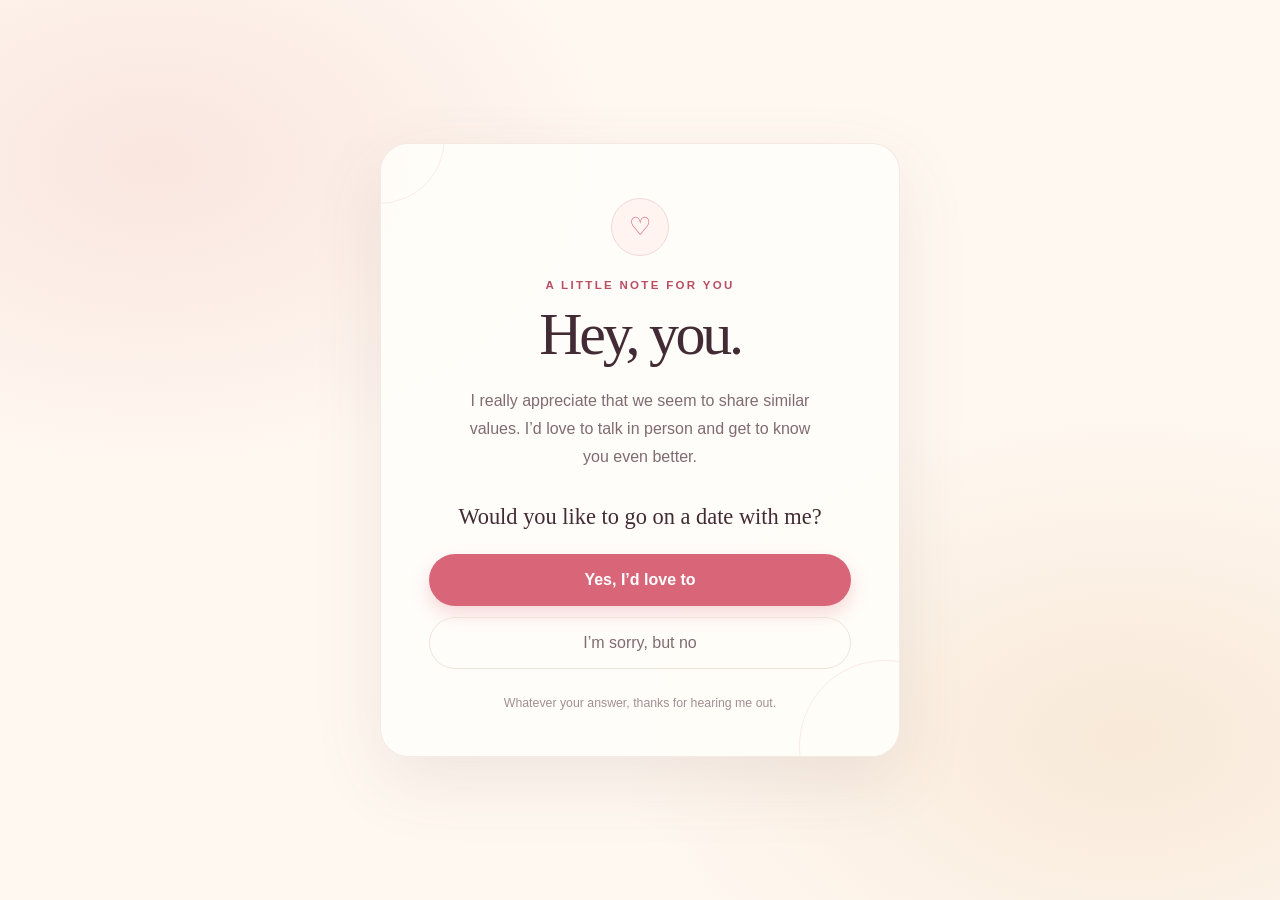
<file: index.html>
<!DOCTYPE html>
<html lang="en">
  <head>
    <meta charset="UTF-8" />
    <meta name="viewport" content="width=device-width, initial-scale=1.0" />
    <meta
      name="theme-color"
      content="#fff8f1"
    />
    <meta
      name="description"
      content="A little question for someone special."
    />
    <title>A little question for you</title>
    <style>
      :root {
        color-scheme: light;
        --ink: #432b36;
        --muted: #806b73;
        --rose: #d86678;
        --rose-dark: #b94d61;
        --paper: #fffdf9;
        --line: #f0e2db;
      }

      * {
        box-sizing: border-box;
      }

      body {
        min-height: 100vh;
        margin: 0;
        display: grid;
        place-items: center;
        overflow-x: hidden;
        padding: 32px 20px;
        background:
          radial-gradient(ellipse at 12% 18%, #f9e6df 0, transparent 30%),
          radial-gradient(ellipse at 88% 82%, #f8e9d8 0, transparent 32%),
          #fff8f1;
        color: var(--ink);
        font-family: "Segoe UI", "Helvetica Neue", sans-serif;
      }

      button {
        font: inherit;
      }

      .invitation {
        position: relative;
        width: min(100%, 520px);
        padding: 54px 48px 46px;
        overflow: hidden;
        border: 1px solid rgb(240 226 219 / 75%);
        border-radius: 28px;
        background: rgb(255 253 249 / 94%);
        box-shadow: 0 24px 70px rgb(102 65 72 / 10%);
        text-align: center;
        animation: arrive 700ms ease-out both;
      }

      .invitation::before,
      .invitation::after {
        position: absolute;
        width: 130px;
        height: 130px;
        border: 1px solid rgb(216 102 120 / 12%);
        border-radius: 50%;
        content: "";
        pointer-events: none;
      }

      .invitation::before {
        top: -72px;
        left: -68px;
      }

      .invitation::after {
        right: -72px;
        bottom: -76px;
        width: 170px;
        height: 170px;
      }

      .stamp {
        display: grid;
        width: 58px;
        height: 58px;
        margin: 0 auto 23px;
        place-items: center;
        border: 1px solid #f1d8d5;
        border-radius: 50%;
        background: #fff4f0;
        color: var(--rose);
        font-size: 25px;
      }

      .eyebrow {
        margin: 0 0 12px;
        color: var(--rose-dark);
        font-size: 0.72rem;
        font-weight: 700;
        letter-spacing: 0.2em;
        text-transform: uppercase;
      }

      h1 {
        margin: 0;
        font-family: Georgia, "Times New Roman", serif;
        font-size: clamp(2.6rem, 10vw, 3.75rem);
        font-weight: 400;
        letter-spacing: -0.055em;
        line-height: 1.05;
      }

      .note {
        max-width: 350px;
        margin: 21px auto 0;
        color: var(--muted);
        font-size: 1rem;
        line-height: 1.75;
      }

      .question {
        margin: 30px 0 22px;
        font-family: Georgia, "Times New Roman", serif;
        font-size: 1.4rem;
        line-height: 1.4;
      }

      .choices {
        display: grid;
        gap: 11px;
      }

      .choice {
        display: grid;
        align-items: center;
        min-height: 52px;
        padding: 13px 20px;
        border: 1px solid transparent;
        border-radius: 999px;
        cursor: pointer;
        text-decoration: none;
        transition:
          transform 160ms ease,
          background-color 160ms ease,
          box-shadow 160ms ease;
      }

      .choice:hover {
        transform: translateY(-2px);
      }

      .choice:focus-visible {
        outline: 3px solid #d8667870;
        outline-offset: 3px;
      }

      .choice-yes {
        background: var(--rose);
        box-shadow: 0 8px 18px rgb(216 102 120 / 24%);
        color: white;
        font-weight: 700;
      }

      .choice-yes:hover {
        background: var(--rose-dark);
        box-shadow: 0 10px 22px rgb(216 102 120 / 30%);
      }

      .choice-no {
        border-color: var(--line);
        background: transparent;
        color: var(--muted);
      }

      .choice-no:hover {
        background: #fff7f2;
      }

      .response {
        margin: 17px 0 0;
        color: var(--rose-dark);
        font-size: 0.94rem;
        line-height: 1.6;
      }

      .response:empty {
        display: none;
      }

      .footer {
        margin: 27px 0 0;
        color: #a28e94;
        font-size: 0.77rem;
      }

      .heart {
        position: fixed;
        z-index: 2;
        color: var(--rose);
        font-size: 22px;
        pointer-events: none;
        animation: pop 850ms ease-out forwards;
      }

      .sad-face {
        position: fixed;
        z-index: 2;
        color: var(--muted);
        font-size: 25px;
        pointer-events: none;
        animation: pop 950ms ease-out forwards;
      }

      @keyframes arrive {
        from {
          opacity: 0;
          transform: translateY(12px);
        }

        to {
          opacity: 1;
          transform: translateY(0);
        }
      }

      @keyframes pop {
        0% {
          opacity: 0;
          transform: translate(-50%, -50%) scale(0.35);
        }

        18% {
          opacity: 1;
          transform: translate(-50%, -50%) scale(1.2);
        }

        100% {
          opacity: 0;
          transform: translate(
              calc(-50% + var(--drift-x)),
              calc(-50% + var(--drift-y))
            )
            scale(0.8) rotate(var(--rotation));
        }
      }

      @media (max-width: 480px) {
        .invitation {
          padding: 44px 25px 36px;
          border-radius: 24px;
        }

        .question {
          font-size: 1.28rem;
        }
      }

      @media (prefers-reduced-motion: reduce) {
        *,
        *::before,
        *::after {
          scroll-behavior: auto !important;
          animation-duration: 0.01ms !important;
          animation-iteration-count: 1 !important;
          transition-duration: 0.01ms !important;
        }
      }
    </style>
  </head>
  <body>
    <main class="invitation">
      <div class="stamp" aria-hidden="true">♡</div>
      <p class="eyebrow">A little note for you</p>
      <h1>Hey, you.</h1>
      <p class="note">
        I really appreciate that we seem to share similar values. I’d love to
        talk in person and get to know you even better.
      </p>
      <p class="question">Would you like to go on a date with me?</p>
      <div class="choices" aria-label="Your answer">
        <a class="choice choice-yes" href="date.html">
          Yes, I’d love to
        </a>
        <a class="choice choice-no" href="friends.html">
          I’m sorry, but no
        </a>
      </div>
      <p class="footer">Whatever your answer, thanks for hearing me out.</p>
    </main>
    <script>
      const yesButton = document.querySelector(".choice-yes");
      const noButton = document.querySelector(".choice-no");
      const reduceMotion = window.matchMedia(
        "(prefers-reduced-motion: reduce)",
      );

      yesButton.addEventListener("pointerenter", () => popDecorations(yesButton, "heart"));
      yesButton.addEventListener("focus", () => popDecorations(yesButton, "heart"));
      noButton.addEventListener("pointerenter", () => popDecorations(noButton, "sad-face"));
      noButton.addEventListener("focus", () => popDecorations(noButton, "sad-face"));

      function popDecorations(button, className) {
        if (reduceMotion.matches) {
          return;
        }

        const bounds = button.getBoundingClientRect();
        const count = className === "heart" ? 6 : 2;

        for (let index = 0; index < count; index += 1) {
          const decoration = document.createElement("span");
          decoration.className = className;
          decoration.setAttribute("aria-hidden", "true");
          decoration.textContent =
            className === "heart" ? (index % 2 === 0 ? "♥" : "♡") : "☹";
          decoration.style.left = `${bounds.left + bounds.width / 2}px`;
          decoration.style.top = `${bounds.top + bounds.height / 2}px`;
          decoration.style.setProperty(
            "--drift-x",
            `${Math.random() * 110 - 55}px`,
          );
          decoration.style.setProperty(
            "--drift-y",
            `${Math.random() * -85 - 20}px`,
          );
          decoration.style.setProperty(
            "--rotation",
            `${Math.random() * 50 - 25}deg`,
          );
          decoration.style.animationDelay = `${index * 45}ms`;
          document.body.append(decoration);
          decoration.addEventListener("animationend", () => decoration.remove());
        }
      }
    </script>
  </body>
</html>
</file>
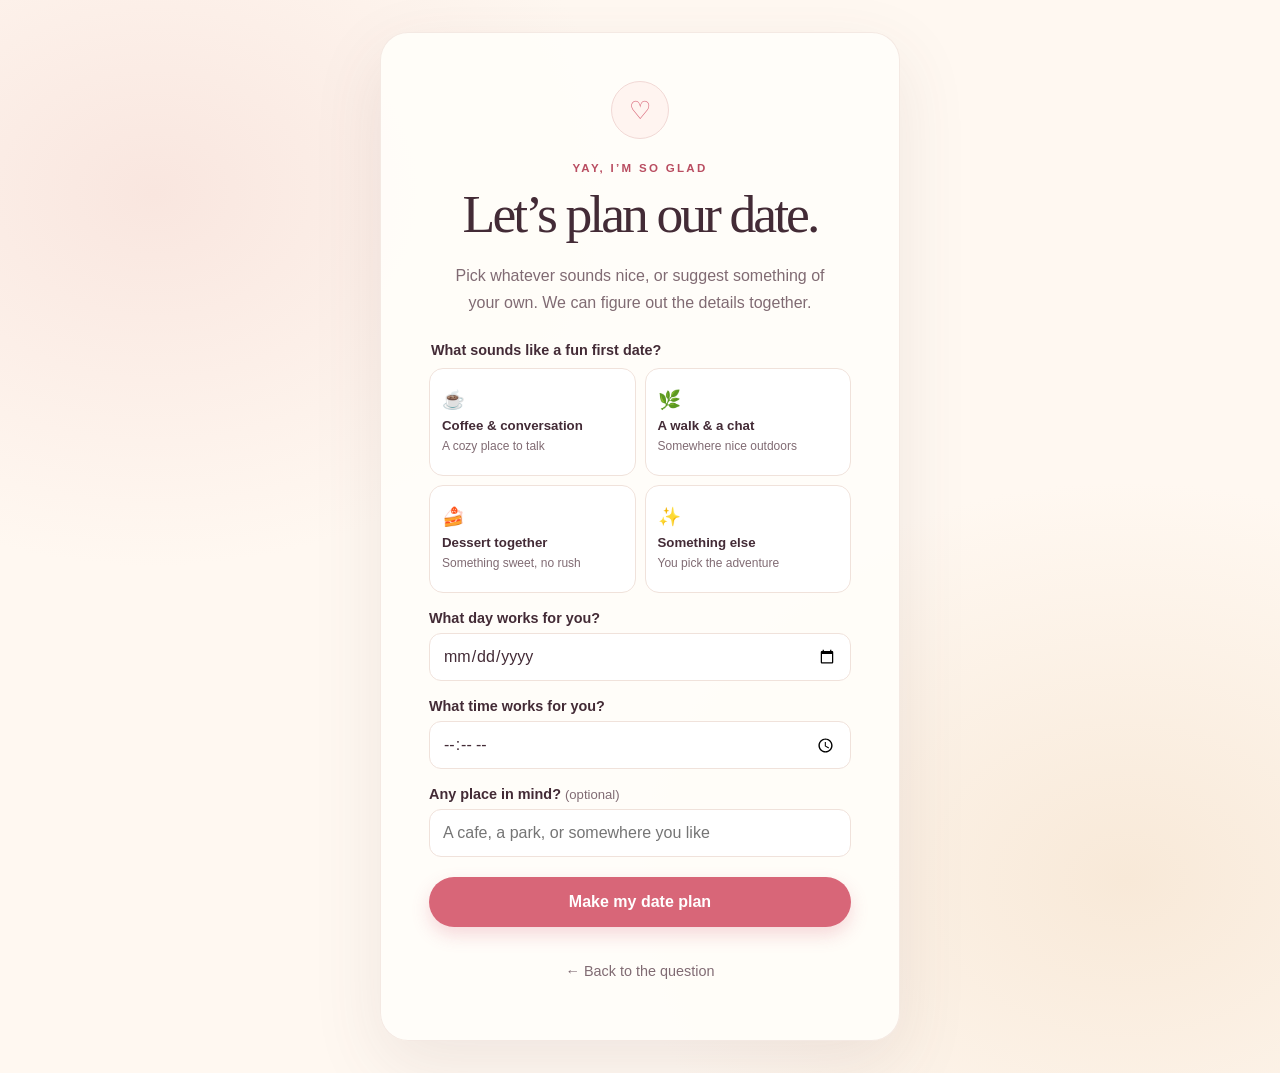
<file: date.html>
<!DOCTYPE html>
<html lang="en">
  <head>
    <meta charset="UTF-8" />
    <meta name="viewport" content="width=device-width, initial-scale=1.0" />
    <meta name="theme-color" content="#fff8f1" />
    <meta name="description" content="Let's plan our date." />
    <title>Let's plan our date</title>
    <link rel="stylesheet" href="styles.css" />
  </head>
  <body>
    <main class="card">
      <div class="stamp" aria-hidden="true">♡</div>
      <p class="eyebrow">Yay, I’m so glad</p>
      <h1>Let’s plan our date.</h1>
      <p class="note">
        Pick whatever sounds nice, or suggest something of your own. We can
        figure out the details together.
      </p>

      <form class="plan-form" id="plan-form">
        <fieldset class="idea-field">
          <legend>What sounds like a fun first date?</legend>
          <div class="idea-options">
            <label class="idea-option">
              <input type="radio" name="idea" value="Coffee or tea and a good conversation" required />
              <span class="idea-card">
                <span class="idea-icon" aria-hidden="true">☕</span>
                <span class="idea-title">Coffee &amp; conversation</span>
                <span class="idea-description">A cozy place to talk</span>
              </span>
            </label>
            <label class="idea-option">
              <input type="radio" name="idea" value="A walk and a chat" />
              <span class="idea-card">
                <span class="idea-icon" aria-hidden="true">🌿</span>
                <span class="idea-title">A walk &amp; a chat</span>
                <span class="idea-description">Somewhere nice outdoors</span>
              </span>
            </label>
            <label class="idea-option">
              <input type="radio" name="idea" value="Dessert together" />
              <span class="idea-card">
                <span class="idea-icon" aria-hidden="true">🍰</span>
                <span class="idea-title">Dessert together</span>
                <span class="idea-description">Something sweet, no rush</span>
              </span>
            </label>
            <label class="idea-option">
              <input type="radio" name="idea" value="Something else" id="custom-idea-choice" />
              <span class="idea-card">
                <span class="idea-icon" aria-hidden="true">✨</span>
                <span class="idea-title">Something else</span>
                <span class="idea-description">You pick the adventure</span>
              </span>
            </label>
          </div>
        </fieldset>
        <div class="field" id="custom-idea-field" hidden>
          <label for="custom-idea">What would you like to do?</label>
          <input
            id="custom-idea"
            name="customIdea"
            type="text"
            placeholder="Your idea..."
            maxlength="120"
          />
        </div>
        <div class="field">
          <label for="date">What day works for you?</label>
          <input id="date" name="date" type="date" required />
        </div>
        <div class="field">
          <label for="time">What time works for you?</label>
          <input id="time" name="time" type="time" required />
        </div>
        <div class="field">
          <label for="place">Any place in mind? <span class="optional">(optional)</span></label>
          <input
            id="place"
            name="place"
            type="text"
            placeholder="A cafe, a park, or somewhere you like"
            maxlength="120"
          />
        </div>
        <button class="button" type="submit">Make my date plan</button>
      </form>

      <p class="response" id="response" role="status" aria-live="polite"></p>
      <a class="button" id="text-plan" href="#" hidden>
        Text this plan to me
      </a>
      <p class="note text-note" id="text-note" hidden>
        Your messaging app will open with the plan ready. Tap Send to share it.
      </p>
      <a class="back-link" href="index.html">← Back to the question</a>
    </main>
    <script>
      const form = document.querySelector("#plan-form");
      const response = document.querySelector("#response");
      const customIdeaChoice = document.querySelector("#custom-idea-choice");
      const customIdeaField = document.querySelector("#custom-idea-field");
      const customIdeaInput = document.querySelector("#custom-idea");
      const textPlan = document.querySelector("#text-plan");
      const textNote = document.querySelector("#text-note");

      form.addEventListener("change", (event) => {
        if (event.target.name !== "idea") {
          return;
        }

        const isCustomIdea = customIdeaChoice.checked;
        customIdeaField.hidden = !isCustomIdea;
        customIdeaInput.required = isCustomIdea;
        if (isCustomIdea) {
          customIdeaInput.focus();
        }
      });

      form.addEventListener("submit", (event) => {
        event.preventDefault();
        if (!form.reportValidity()) {
          return;
        }

        const formData = new FormData(form);
        const dateValue = formData.get("date");
        const date = new Date(`${dateValue}T00:00:00`).toLocaleDateString(
          undefined,
          { dateStyle: "long" },
        );
        const idea = customIdeaChoice.checked
          ? formData.get("customIdea")
          : formData.get("idea");
        const place = formData.get("place");
        const time = formData.get("time");
        const message = [
          "Hi! I’d love to go on a date with you. Here’s my idea:",
          `Date idea: ${idea}`,
          `Day: ${date}`,
          `Time: ${time}`,
          `Place: ${place || "I'm open to suggestions"}`,
          "Let me know what you think! ♡",
        ].join("\n");

        textPlan.href = `sms:+353851706921?body=${encodeURIComponent(message)}`;
        textPlan.hidden = false;
        textNote.hidden = false;
        response.textContent =
          "That sounds lovely! Your date plan is ready to text. ♡";
      });
    </script>
  </body>
</html>
</file>
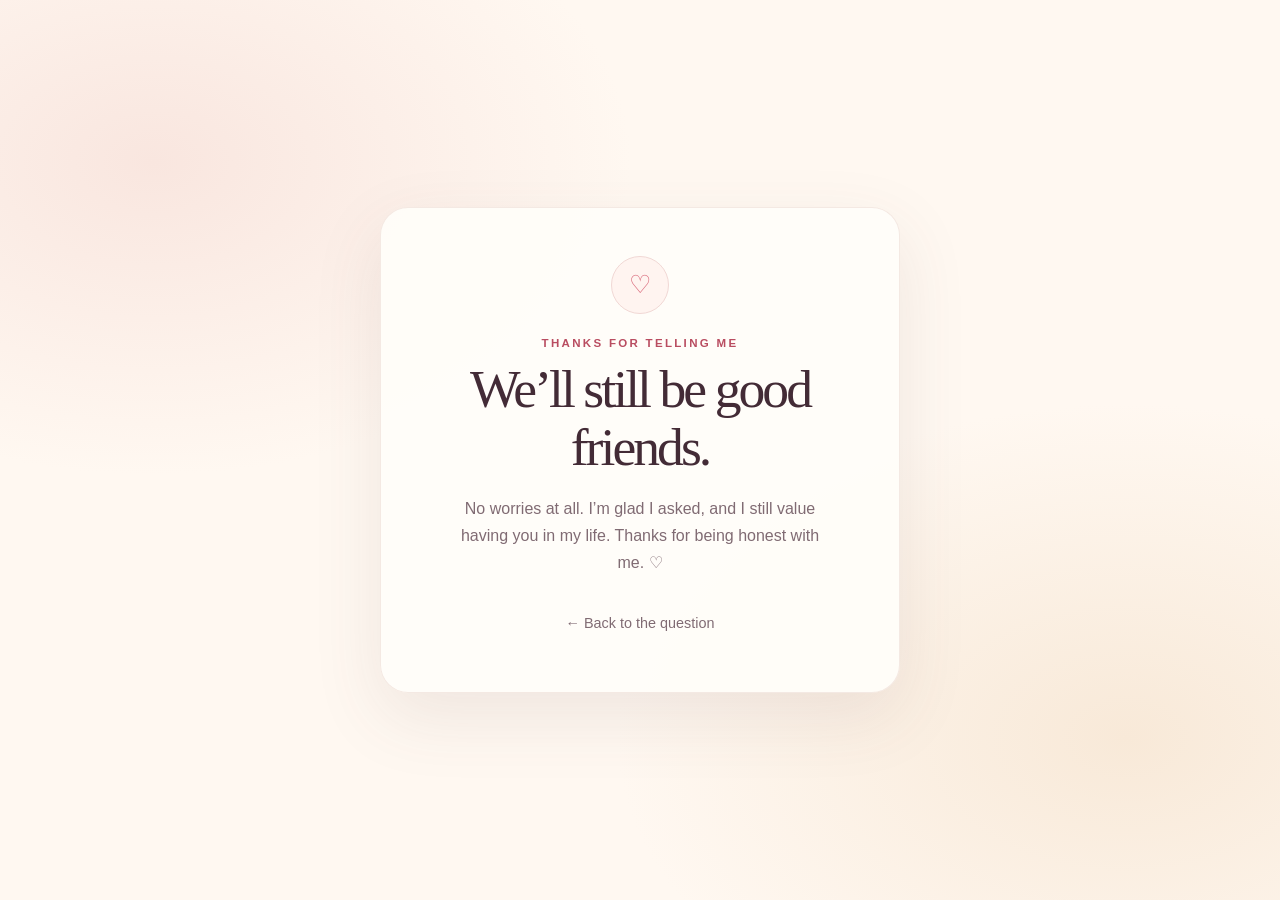
<file: friends.html>
<!DOCTYPE html>
<html lang="en">
  <head>
    <meta charset="UTF-8" />
    <meta name="viewport" content="width=device-width, initial-scale=1.0" />
    <meta name="theme-color" content="#fff8f1" />
    <meta name="description" content="A kind note, whatever your answer." />
    <title>Still friends</title>
    <link rel="stylesheet" href="styles.css" />
  </head>
  <body>
    <main class="card">
      <div class="stamp" aria-hidden="true">♡</div>
      <p class="eyebrow">Thanks for telling me</p>
      <h1>We’ll still be good friends.</h1>
      <p class="note">
        No worries at all. I’m glad I asked, and I still value having you in my
        life. Thanks for being honest with me. ♡
      </p>
      <a class="back-link" href="index.html">← Back to the question</a>
    </main>
  </body>
</html>
</file>
<file: styles.css>
:root {
  color-scheme: light;
  --ink: #432b36;
  --muted: #806b73;
  --rose: #d86678;
  --rose-dark: #b94d61;
  --line: #f0e2db;
}

* {
  box-sizing: border-box;
}

body {
  min-height: 100vh;
  margin: 0;
  display: grid;
  place-items: center;
  overflow-x: hidden;
  padding: 32px 20px;
  background:
    radial-gradient(ellipse at 12% 18%, #f9e6df 0, transparent 30%),
    radial-gradient(ellipse at 88% 82%, #f8e9d8 0, transparent 32%),
    #fff8f1;
  color: var(--ink);
  font-family: "Segoe UI", "Helvetica Neue", sans-serif;
}

button,
input {
  font: inherit;
}

.card {
  position: relative;
  width: min(100%, 520px);
  padding: 48px;
  overflow: hidden;
  border: 1px solid rgb(240 226 219 / 75%);
  border-radius: 28px;
  background: rgb(255 253 249 / 94%);
  box-shadow: 0 24px 70px rgb(102 65 72 / 10%);
  text-align: center;
  animation: arrive 700ms ease-out both;
}

.stamp {
  display: grid;
  width: 58px;
  height: 58px;
  margin: 0 auto 23px;
  place-items: center;
  border: 1px solid #f1d8d5;
  border-radius: 50%;
  background: #fff4f0;
  color: var(--rose);
  font-size: 25px;
}

.eyebrow {
  margin: 0 0 12px;
  color: var(--rose-dark);
  font-size: 0.72rem;
  font-weight: 700;
  letter-spacing: 0.2em;
  text-transform: uppercase;
}

h1 {
  margin: 0;
  font-family: Georgia, "Times New Roman", serif;
  font-size: clamp(2.4rem, 9vw, 3.35rem);
  font-weight: 400;
  letter-spacing: -0.055em;
  line-height: 1.08;
}

.note {
  max-width: 370px;
  margin: 18px auto 26px;
  color: var(--muted);
  font-size: 1rem;
  line-height: 1.7;
}

.plan-form {
  display: grid;
  gap: 17px;
  text-align: left;
}

.field {
  display: grid;
  gap: 7px;
}

.field[hidden] {
  display: none;
}

.field label {
  color: var(--ink);
  font-size: 0.9rem;
  font-weight: 600;
}

.optional {
  color: var(--muted);
  font-size: 0.82rem;
  font-weight: 400;
}

.field input {
  width: 100%;
  min-height: 48px;
  padding: 10px 13px;
  border: 1px solid var(--line);
  border-radius: 12px;
  background: #fff;
  color: var(--ink);
}

.idea-field {
  min-width: 0;
  margin: 0;
  padding: 0;
  border: 0;
}

.idea-field legend {
  margin-bottom: 10px;
  color: var(--ink);
  font-size: 0.9rem;
  font-weight: 600;
}

.idea-options {
  display: grid;
  grid-template-columns: repeat(2, minmax(0, 1fr));
  gap: 9px;
}

.idea-option {
  position: relative;
  cursor: pointer;
}

.idea-option input {
  position: absolute;
  width: 1px;
  height: 1px;
  opacity: 0;
}

.idea-card {
  display: grid;
  min-height: 108px;
  align-content: center;
  justify-items: start;
  gap: 3px;
  padding: 12px;
  border: 1px solid var(--line);
  border-radius: 14px;
  background: #fff;
  transition:
    border-color 160ms ease,
    background-color 160ms ease,
    box-shadow 160ms ease;
}

.idea-option input:checked + .idea-card {
  border-color: var(--rose);
  background: #fff5f2;
  box-shadow: inset 0 0 0 1px var(--rose);
}

.idea-option input:focus-visible + .idea-card {
  outline: 3px solid #d8667870;
  outline-offset: 3px;
}

.idea-icon {
  margin-bottom: 3px;
  font-size: 1.15rem;
}

.idea-title {
  color: var(--ink);
  font-size: 0.83rem;
  font-weight: 600;
  line-height: 1.35;
}

.idea-description {
  color: var(--muted);
  font-size: 0.75rem;
  line-height: 1.4;
}

.field input:focus-visible,
.button:focus-visible,
.back-link:focus-visible {
  outline: 3px solid #d8667870;
  outline-offset: 3px;
}

.button,
.back-link {
  display: grid;
  min-height: 50px;
  place-items: center;
  padding: 12px 20px;
  border: 1px solid transparent;
  border-radius: 999px;
  text-decoration: none;
  transition:
    transform 160ms ease,
    background-color 160ms ease,
    box-shadow 160ms ease;
}

.button {
  margin-top: 3px;
  background: var(--rose);
  box-shadow: 0 8px 18px rgb(216 102 120 / 24%);
  color: #fff;
  cursor: pointer;
  font-weight: 700;
}

.button[hidden] {
  display: none;
}

.button:disabled {
  cursor: wait;
  opacity: 0.7;
  transform: none;
}

.button:hover {
  transform: translateY(-2px);
  background: var(--rose-dark);
}

.back-link {
  width: fit-content;
  min-height: auto;
  margin: 23px auto 0;
  color: var(--muted);
  font-size: 0.9rem;
}

.back-link:hover {
  color: var(--rose-dark);
}

.response {
  margin: 18px 0 0;
  color: var(--rose-dark);
  font-size: 0.95rem;
  line-height: 1.65;
}

.response.error {
  color: #a23838;
}

.response:empty {
  display: none;
}

@keyframes arrive {
  from {
    opacity: 0;
    transform: translateY(12px);
  }

  to {
    opacity: 1;
    transform: translateY(0);
  }
}

@media (max-width: 480px) {
  .card {
    padding: 40px 25px 34px;
    border-radius: 24px;
  }

  .idea-options {
    gap: 7px;
  }

  .idea-card {
    min-height: 103px;
    padding: 10px;
  }
}

@media (prefers-reduced-motion: reduce) {
  *,
  *::before,
  *::after {
    scroll-behavior: auto !important;
    animation-duration: 0.01ms !important;
    animation-iteration-count: 1 !important;
    transition-duration: 0.01ms !important;
  }
}
</file>
